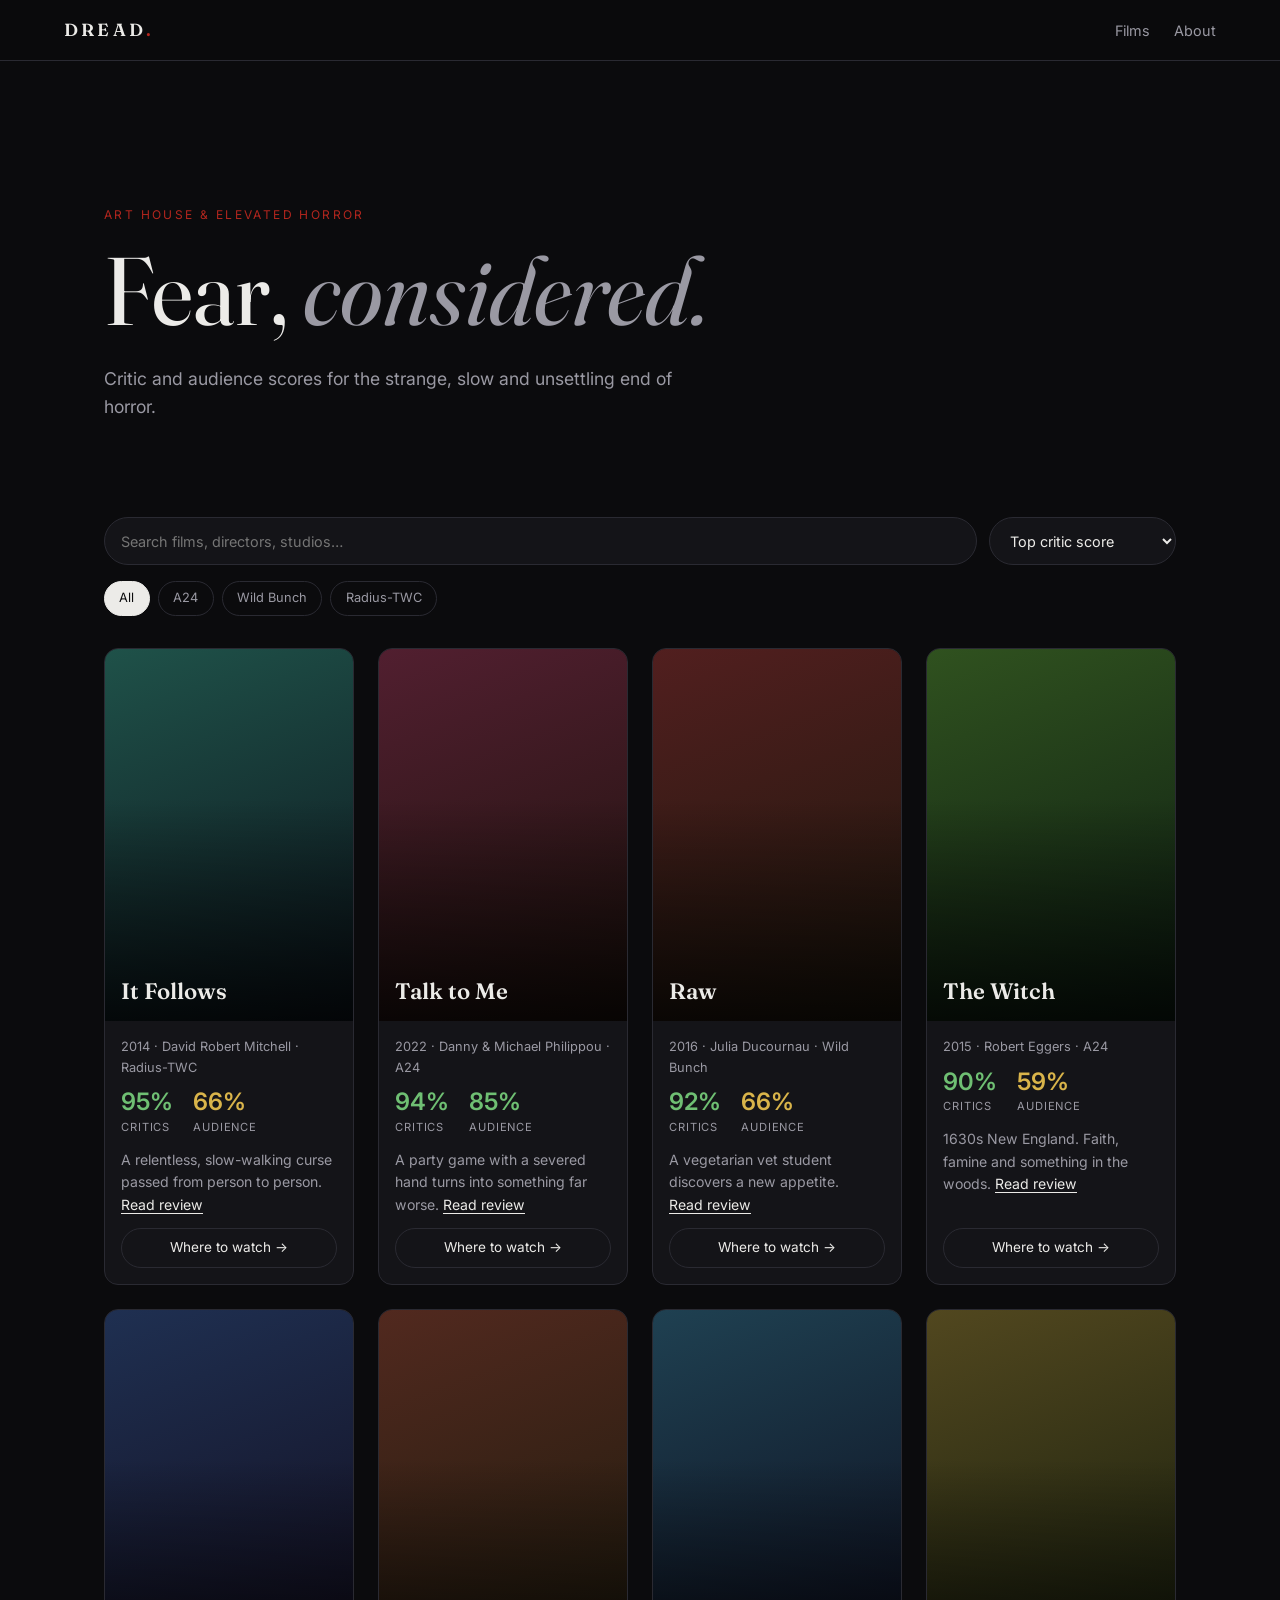
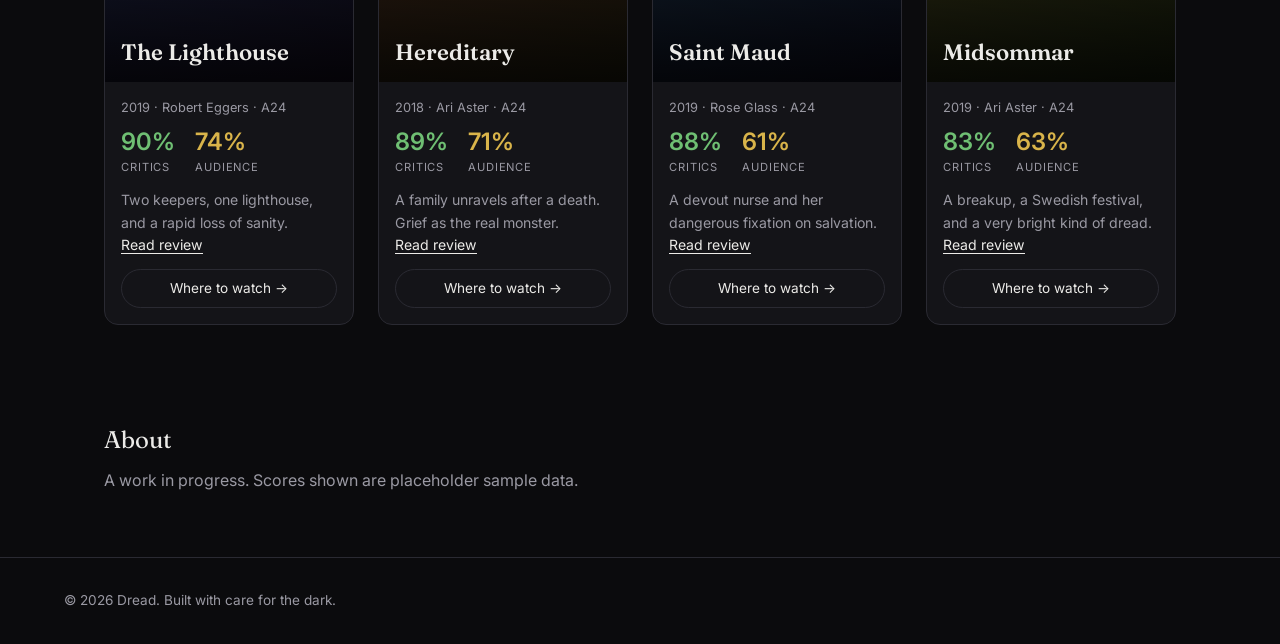
<file: dread-reviews/index.html>
<!DOCTYPE html>
<html lang="en">
<head>
  <meta charset="UTF-8">
  <meta name="viewport" content="width=device-width, initial-scale=1.0">
  <title>Dread — Art House Horror Reviews</title>
  <meta name="description" content="Reviews and scores for art house and elevated horror.">
  <link rel="preconnect" href="https://fonts.googleapis.com">
  <link rel="preconnect" href="https://fonts.gstatic.com" crossorigin>
  <link href="https://fonts.googleapis.com/css2?family=Fraunces:opsz,wght@9..144,400;9..144,600&family=Inter:wght@400;500;600&display=swap" rel="stylesheet">
  <link rel="stylesheet" href="css/styles.css">
</head>
<body>
  <header class="site-header">
    <a class="logo" href="#">DREAD<span>.</span></a>
    <nav>
      <a href="#films">Films</a>
      <a href="#about">About</a>
    </nav>
  </header>

  <main>
    <section class="hero">
      <p class="eyebrow">Art house &amp; elevated horror</p>
      <h1>Fear, <em>considered.</em></h1>
      <p class="lede">Critic and audience scores for the strange, slow and unsettling end of horror.</p>
    </section>

    <section id="films" class="films">
      <div class="controls">
        <input id="search" type="search" placeholder="Search films, directors, studios…" aria-label="Search films">
        <select id="sort" aria-label="Sort films">
          <option value="critic">Top critic score</option>
          <option value="audience">Top audience score</option>
          <option value="year">Newest</option>
          <option value="title">Title A–Z</option>
        </select>
      </div>
      <div id="filters" class="filters" role="group" aria-label="Filter by studio"></div>
      <div id="grid" class="grid"></div>
      <p id="empty" class="empty" hidden>No films match that search.</p>
    </section>

    <section id="about" class="about">
      <h2>About</h2>
      <p>A work in progress. Scores shown are placeholder sample data.</p>
    </section>
  </main>

  <footer class="site-footer">
    <p>© <span id="year"></span> Dread. Built with care for the dark.</p>
  </footer>

  <script src="js/films.js"></script>
  <script src="js/app.js"></script>
</body>
</html>
</file>
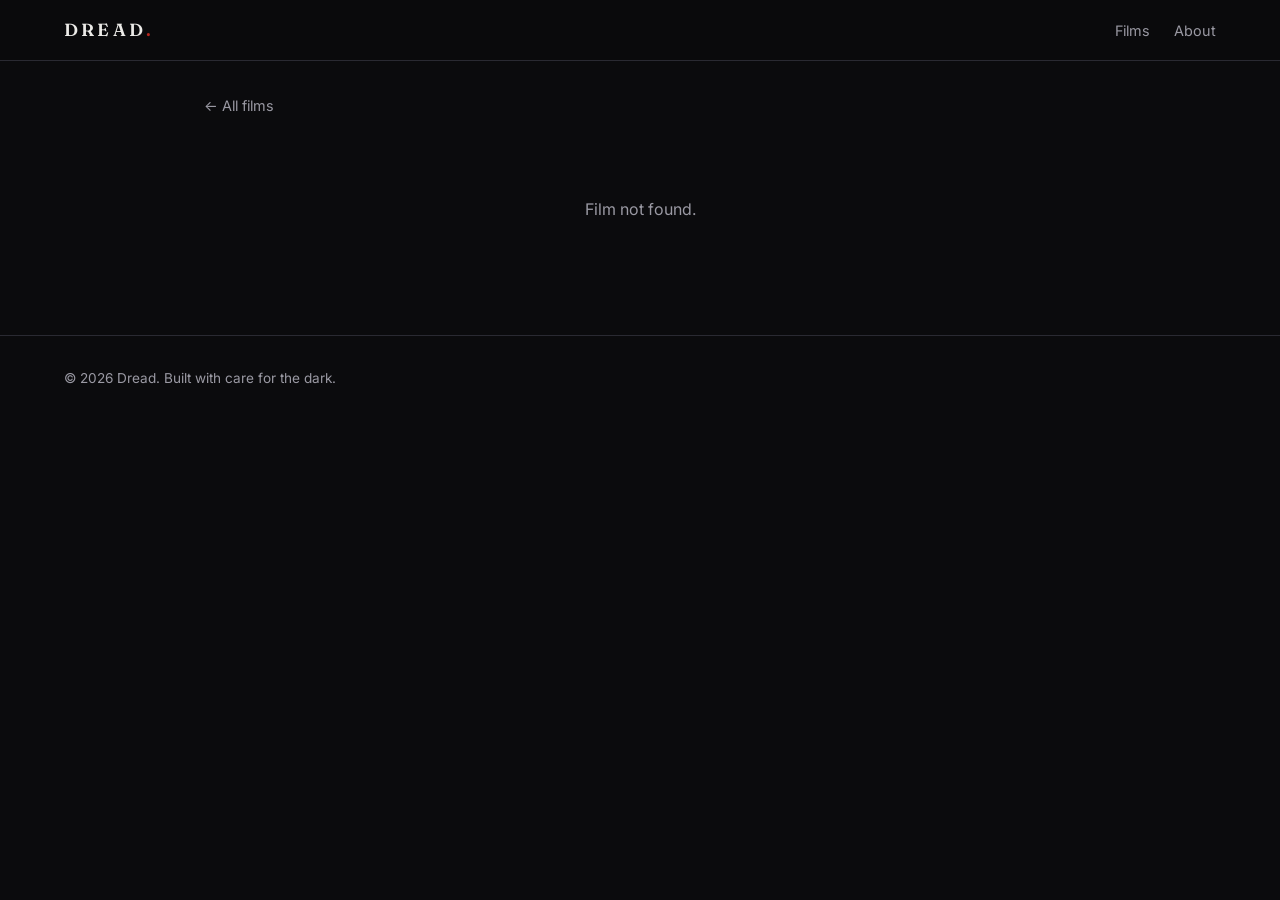
<file: dread-reviews/film.html>
<!DOCTYPE html>
<html lang="en">
<head>
  <meta charset="UTF-8">
  <meta name="viewport" content="width=device-width, initial-scale=1.0">
  <title>Film — Dread</title>
  <link rel="preconnect" href="https://fonts.googleapis.com">
  <link rel="preconnect" href="https://fonts.gstatic.com" crossorigin>
  <link href="https://fonts.googleapis.com/css2?family=Fraunces:opsz,wght@9..144,400;9..144,600&family=Inter:wght@400;500;600&display=swap" rel="stylesheet">
  <link rel="stylesheet" href="css/styles.css">
</head>
<body>
  <header class="site-header">
    <a class="logo" href="index.html">DREAD<span>.</span></a>
    <nav>
      <a href="index.html#films">Films</a>
      <a href="index.html#about">About</a>
    </nav>
  </header>

  <main class="film-page">
    <a class="back" href="index.html#films">← All films</a>
    <div id="film"></div>
    <p id="not-found" class="empty" hidden>Film not found.</p>
  </main>

  <footer class="site-footer">
    <p>© <span id="year"></span> Dread. Built with care for the dark.</p>
  </footer>

  <script src="js/films.js"></script>
  <script src="js/film.js"></script>
</body>
</html>
</file>
<file: dread-reviews/css/styles.css>
:root {
  --bg: #0b0b0d;
  --surface: #141418;
  --surface-2: #1c1c22;
  --border: #2a2a32;
  --text: #ecebe8;
  --muted: #9a99a3;
  --accent: #b3261e;
  --good: #6fbf73;
  --mixed: #d9b44a;
  --bad: #c8553d;
  --radius: 14px;
  --serif: "Fraunces", Georgia, serif;
  --sans: "Inter", system-ui, -apple-system, sans-serif;
}

* { box-sizing: border-box; margin: 0; padding: 0; }

html { scroll-behavior: smooth; }

body {
  background: var(--bg);
  color: var(--text);
  font-family: var(--sans);
  line-height: 1.6;
  -webkit-font-smoothing: antialiased;
}

a { color: inherit; text-decoration: none; }

/* Header */
.site-header {
  position: sticky;
  top: 0;
  z-index: 10;
  display: flex;
  align-items: center;
  justify-content: space-between;
  padding: 1rem clamp(1rem, 5vw, 4rem);
  background: rgba(11, 11, 13, 0.8);
  backdrop-filter: blur(12px);
  border-bottom: 1px solid var(--border);
}
.logo {
  font-family: var(--serif);
  font-weight: 600;
  letter-spacing: 0.18em;
  font-size: 1.1rem;
}
.logo span { color: var(--accent); }
.site-header nav { display: flex; gap: 1.5rem; }
.site-header nav a { color: var(--muted); font-size: 0.9rem; transition: color 0.2s; }
.site-header nav a:hover { color: var(--text); }

/* Hero */
.hero {
  padding: clamp(4rem, 12vw, 9rem) clamp(1rem, 5vw, 4rem) clamp(2rem, 6vw, 4rem);
  max-width: 1200px;
  margin: 0 auto;
}
.eyebrow {
  text-transform: uppercase;
  letter-spacing: 0.2em;
  font-size: 0.75rem;
  color: var(--accent);
  margin-bottom: 1rem;
}
.hero h1 {
  font-family: var(--serif);
  font-weight: 400;
  font-size: clamp(2.8rem, 8vw, 6rem);
  line-height: 1.05;
}
.hero h1 em { font-style: italic; color: var(--muted); }
.lede { margin-top: 1.5rem; max-width: 36rem; color: var(--muted); font-size: 1.1rem; }

/* Films */
.films, .about {
  max-width: 1200px;
  margin: 0 auto;
  padding: 2rem clamp(1rem, 5vw, 4rem) 4rem;
}

.controls { display: flex; gap: 0.75rem; flex-wrap: wrap; margin-bottom: 1rem; }
.controls input, .controls select {
  background: var(--surface);
  border: 1px solid var(--border);
  color: var(--text);
  padding: 0.7rem 1rem;
  border-radius: 999px;
  font: inherit;
  font-size: 0.9rem;
}
.controls input { flex: 1; min-width: 220px; }
.controls input:focus, .controls select:focus { outline: 2px solid var(--accent); outline-offset: 2px; }

.filters { display: flex; gap: 0.5rem; flex-wrap: wrap; margin-bottom: 2rem; }
.chip {
  background: transparent;
  border: 1px solid var(--border);
  color: var(--muted);
  padding: 0.4rem 0.9rem;
  border-radius: 999px;
  font: inherit;
  font-size: 0.8rem;
  cursor: pointer;
  transition: all 0.2s;
}
.chip:hover { color: var(--text); border-color: var(--muted); }
.chip.active { background: var(--text); color: var(--bg); border-color: var(--text); }

.grid {
  display: grid;
  grid-template-columns: repeat(auto-fill, minmax(240px, 1fr));
  gap: 1.5rem;
}

.card {
  background: var(--surface);
  border: 1px solid var(--border);
  border-radius: var(--radius);
  overflow: hidden;
  display: flex;
  flex-direction: column;
  transition: transform 0.25s, border-color 0.25s;
}
.card:hover { transform: translateY(-4px); border-color: #3a3a44; }

.poster {
  aspect-ratio: 2 / 3;
  display: flex;
  align-items: flex-end;
  padding: 1rem;
  position: relative;
}
.poster::after {
  content: "";
  position: absolute;
  inset: 0;
  background: linear-gradient(to top, rgba(0,0,0,0.75), transparent 60%);
}
.poster h3 {
  position: relative;
  z-index: 1;
  font-family: var(--serif);
  font-weight: 600;
  font-size: 1.4rem;
  line-height: 1.15;
}

.card-body { padding: 1rem; display: flex; flex-direction: column; gap: 0.75rem; flex: 1; }
.meta { color: var(--muted); font-size: 0.8rem; }
.scores { display: flex; gap: 1.25rem; }
.score { display: flex; flex-direction: column; }
.score b { font-size: 1.5rem; font-weight: 600; line-height: 1; }
.score small { color: var(--muted); font-size: 0.7rem; text-transform: uppercase; letter-spacing: 0.08em; margin-top: 0.3rem; }
.score.good b { color: var(--good); }
.score.mixed b { color: var(--mixed); }
.score.bad b { color: var(--bad); }

.blurb { color: var(--muted); font-size: 0.88rem; flex: 1; }

.watch {
  display: inline-block;
  text-align: center;
  border: 1px solid var(--border);
  border-radius: 999px;
  padding: 0.5rem 1rem;
  font-size: 0.85rem;
  transition: background 0.2s, border-color 0.2s;
}
.watch:hover { background: var(--accent); border-color: var(--accent); }

.empty { color: var(--muted); text-align: center; padding: 3rem 0; }

.more { color: var(--text); text-decoration: underline; text-underline-offset: 3px; white-space: nowrap; }
.more:hover { color: var(--accent); }
.muted { color: var(--muted); }

/* Film page */
.film-page {
  max-width: 1000px;
  margin: 0 auto;
  padding: 2rem clamp(1rem, 5vw, 4rem) 4rem;
}
.back { color: var(--muted); font-size: 0.9rem; display: inline-block; margin-bottom: 2rem; }
.back:hover { color: var(--text); }

.film-layout {
  display: grid;
  grid-template-columns: minmax(200px, 320px) 1fr;
  gap: clamp(1.5rem, 5vw, 3.5rem);
  align-items: start;
}
.film-poster { border-radius: var(--radius); border: 1px solid var(--border); }
.film-info { display: flex; flex-direction: column; gap: 1rem; }
.film-info h1 {
  font-family: var(--serif);
  font-weight: 400;
  font-size: clamp(2.2rem, 6vw, 3.8rem);
  line-height: 1.05;
}
.scores.big .score b { font-size: 2.6rem; }
.film-info .blurb { font-size: 1.05rem; flex: none; }
.film-info .watch { align-self: flex-start; }

.review { margin-top: 3rem; max-width: 42rem; }
.review h2 { font-family: var(--serif); font-weight: 400; margin-bottom: 1rem; }
.review p { margin-bottom: 1rem; color: #d4d3d0; }
.review p.muted { color: var(--muted); }

@media (max-width: 700px) {
  .film-layout { grid-template-columns: 1fr; }
  .film-poster { max-width: 280px; }
}

.about h2 { font-family: var(--serif); font-weight: 400; margin-bottom: 0.5rem; }
.about p { color: var(--muted); max-width: 36rem; }

.site-footer {
  border-top: 1px solid var(--border);
  padding: 2rem clamp(1rem, 5vw, 4rem);
  color: var(--muted);
  font-size: 0.85rem;
}

@media (prefers-reduced-motion: reduce) {
  * { transition: none !important; scroll-behavior: auto !important; }
}
</file>
